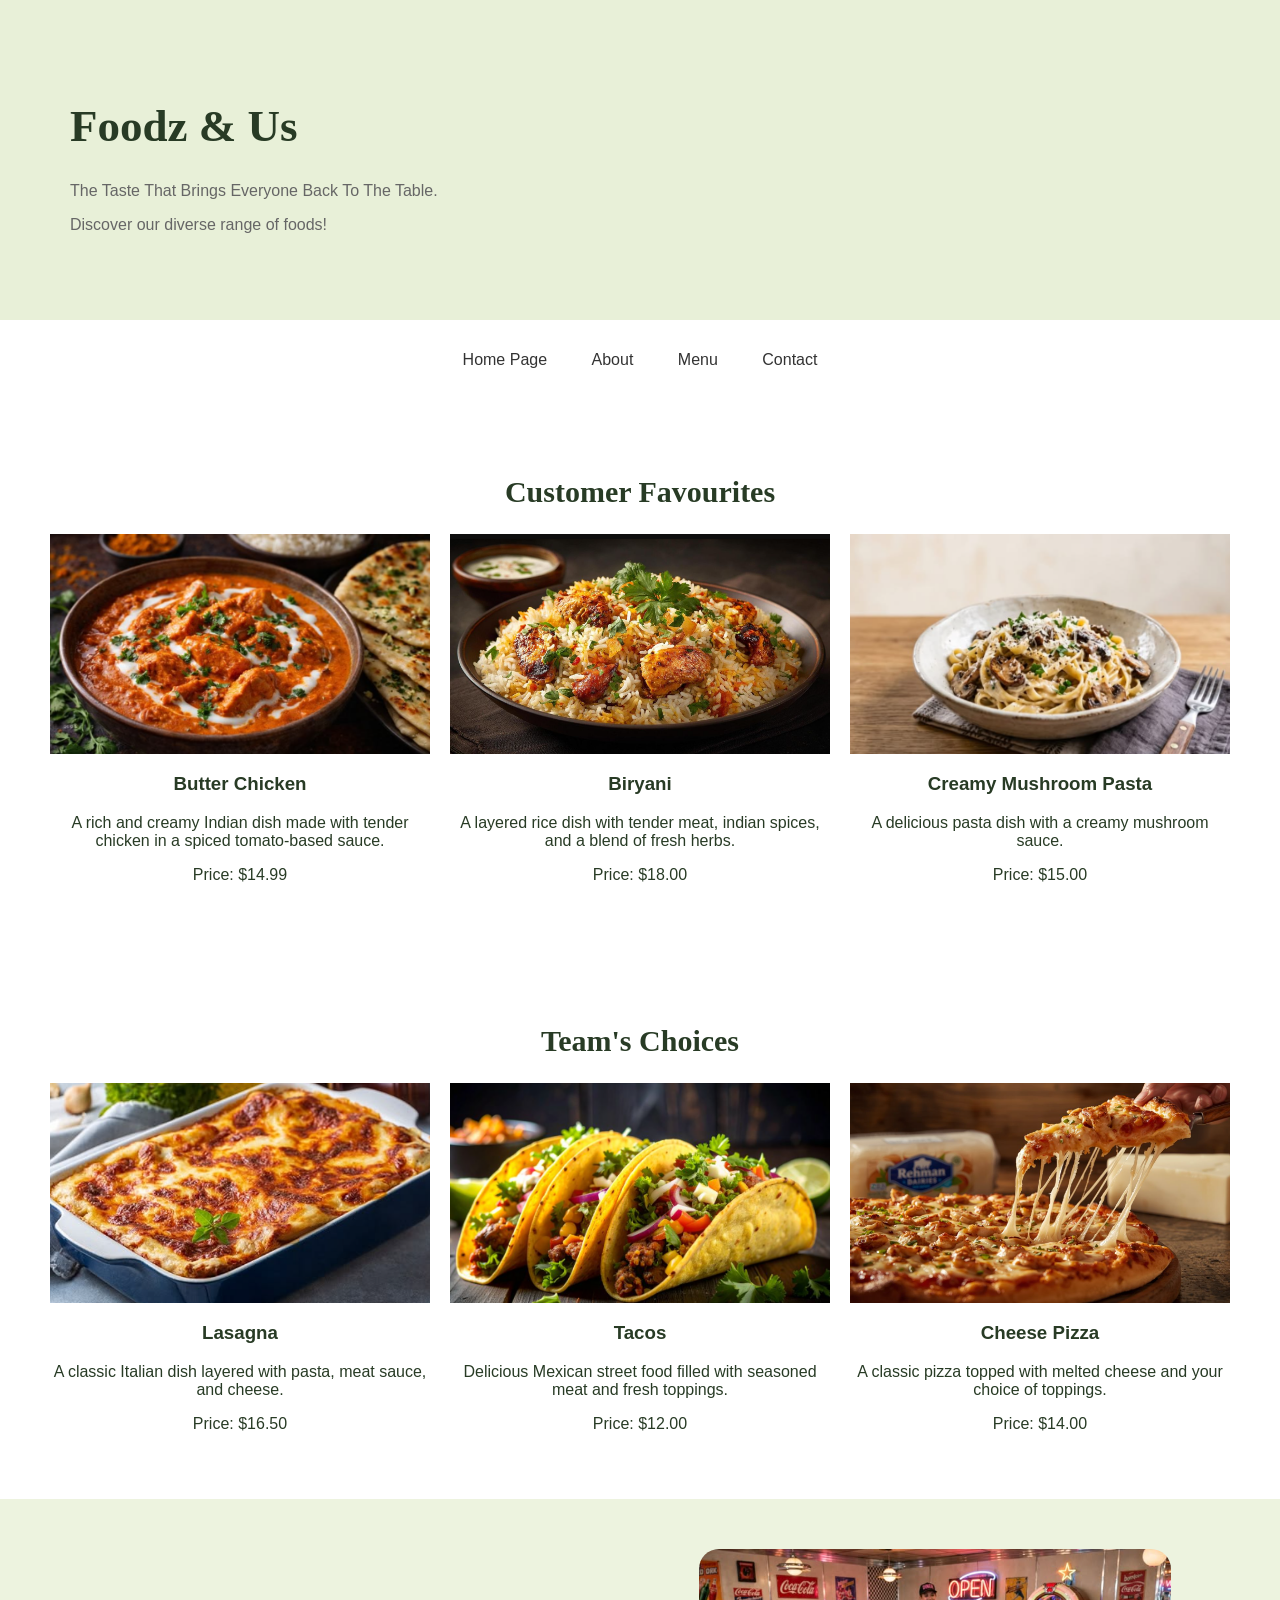
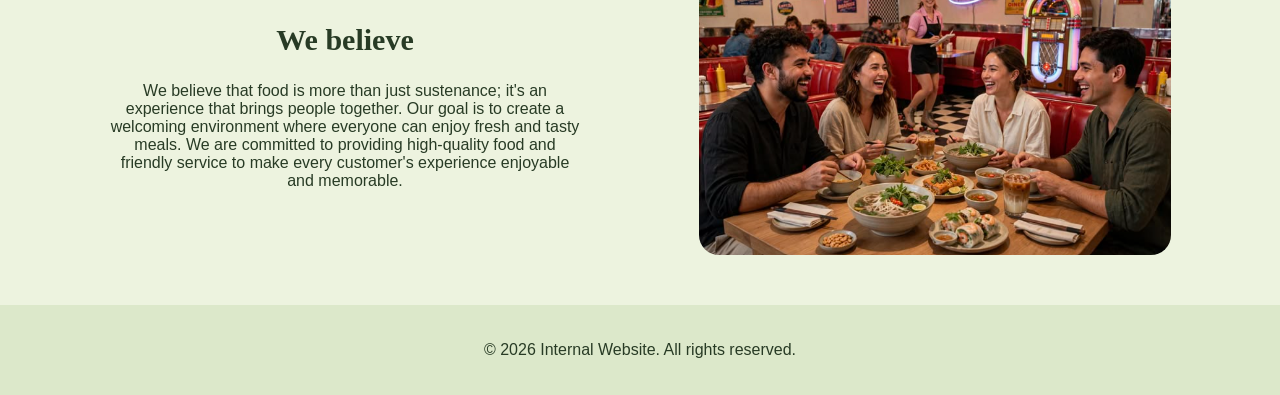
<file: index.html>
<!DOCTYPE html>
<html lang="en">

<head>
    <title>Foodie</title>
    <link rel="stylesheet" href="style.css">
</head>

<body>

    <header>
        <h1>Foodz & Us</h1>
        <p>The Taste That Brings Everyone Back To The Table.</p>
        <p> Discover our diverse range of foods!</p>
    </header>


    <nav>
        <ul>
            <li><a href="index.html">Home Page</a></li>
            <li><a href="about.html">About</a></li>
            <li><a href="menu.html">Menu</a></li>
            <li><a href="contact.html">Contact</a></li>
        </ul>
    </nav>


    <section>

        <h2>Customer Favourites</h2>

        <div class="food">

            <div class="food-item">
                <img src="food.png" alt="Food">
                <h3>Butter Chicken</h3>
                <p>A rich and creamy Indian dish made with tender chicken in a spiced tomato-based sauce.</p>
                <p>Price: $14.99</p>
            </div>

            <div class="food-item">
                <img src="food2.png" alt="Food">
                <h3>Biryani</h3>
                <p>A layered rice dish with tender meat, indian spices, and a blend of fresh herbs.</p>
                <p>Price: $18.00</p>
            </div>

            <div class="food-item">
                <img src="food3.png" alt="Food">
                <h3>Creamy Mushroom Pasta</h3>
                <p>A delicious pasta dish with a creamy mushroom sauce.</p>
                <p>Price: $15.00</p>
            </div>

        </div>

    </section>


    <section>

        <h2>Team's Choices</h2>

        <div class="food">

            <div class="food-item">
                <img src="food4.png" alt="Food">
                <h3>Lasagna</h3>
                <p>A classic Italian dish layered with pasta, meat sauce, and cheese.</p>
                <p>Price: $16.50</p>
            </div>

            <div class="food-item">
                <img src="food5.png" alt="Food">
                <h3>Tacos</h3>
                <p>Delicious Mexican street food filled with seasoned meat and fresh toppings.</p>
                <p>Price: $12.00</p>
            </div>

            <div class="food-item">
                <img src="food6.png" alt="Food">
                <h3>Cheese Pizza</h3>
                <p>A classic pizza topped with melted cheese and your choice of toppings.</p>
                <p>Price: $14.00</p>
            </div>

        </div>

    </section>


    <section class="last">

        <div>
            <h2>We believe</h2>

            <p>
                We believe that food is more than just sustenance;
                 it's an experience that brings people together. Our goal is to create a
                 welcoming environment where everyone can enjoy fresh and tasty meals. We 
                 are committed to providing high-quality food and friendly service to make 
                 every customer's experience enjoyable and memorable.
            </p>

    
        </div>

        <img src="food7.png" alt="Food">

    </section>


    <footer>
        <p>&copy; 2026 Internal Website. All rights reserved.</p>
    </footer>

</body>
</html>
</file>
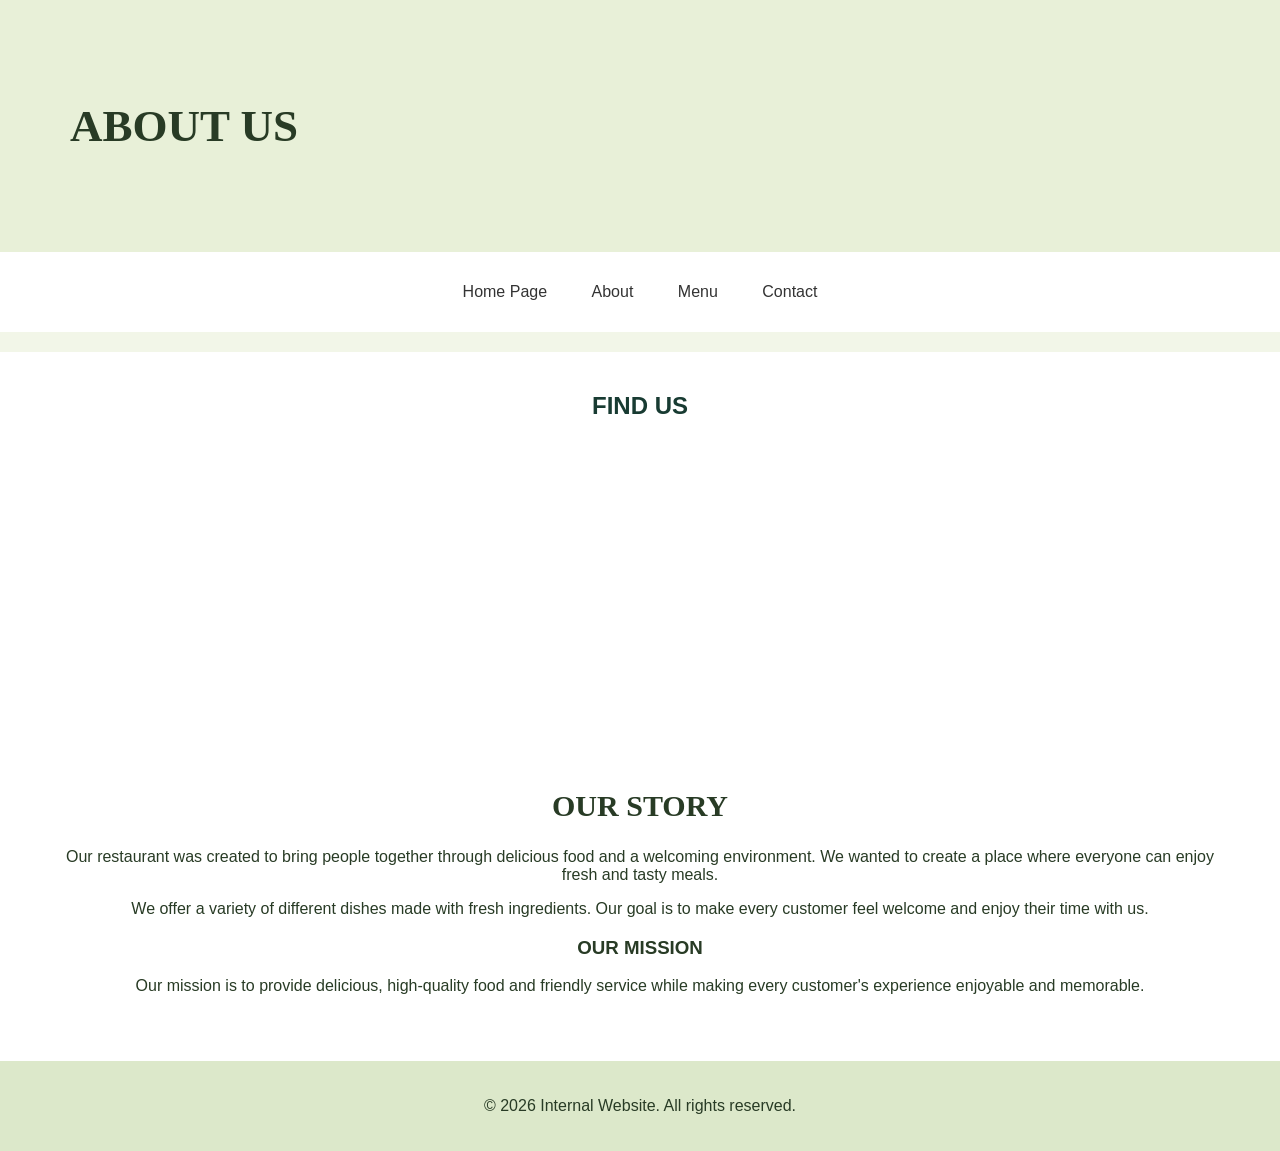
<file: about.html>
<!DOCTYPE html>
<html lang="en">
    <head>
        <title>About</title>
        <link rel="stylesheet" href="style.css">
    </head>

    <body>

        <header>
            <h1>ABOUT US</h1>
        </header>


        <nav>
            <ul>
                <li><a href="index.html">Home Page</a></li>
                <li><a href="about.html">About</a></li>
                <li><a href="menu.html">Menu</a></li>
                <li><a href="contact.html">Contact</a></li>
            </ul>
        </nav>

    <div class="location">
        <h2>FIND US</h2>
            <iframe
                src="https://www.google.com/maps/embed?pb=!1m18!1m12!1m3!1d3187.7504927594605!2d174.9184632!3d-36.9680154!2m3!1f0!2f0!3f0!3m2!1i1024!2i768!4f13.1!3m3!1m2!1s0x6d0d4ce7146b1303%3A0xb85945b1fffdfa5b!2sOrmiston%20Senior%20College!5e0!3m2!1sen!2snz!4v1792319939931!5m2!1sen!2snz"
                allowfullscreen
                loading="lazy">
            </iframe>
    </div>

        <section>

            <h2>OUR STORY</h2>

            <p>
                Our restaurant was created to bring people together through
                delicious food and a welcoming environment. We wanted to
                create a place where everyone can enjoy fresh and tasty meals.
            </p>

            <p>
                We offer a variety of different dishes made with fresh
                ingredients. Our goal is to make every customer feel welcome
                and enjoy their time with us.
            </p>


            <h3>OUR MISSION</h3>

            <p>
                Our mission is to provide delicious, high-quality food and
                friendly service while making every customer's experience
                enjoyable and memorable.
            </p>

        </section>

        <footer>
            <p>&copy; 2026 Internal Website. All rights reserved.</p>
        </footer>

    </body>
</html>
</file>
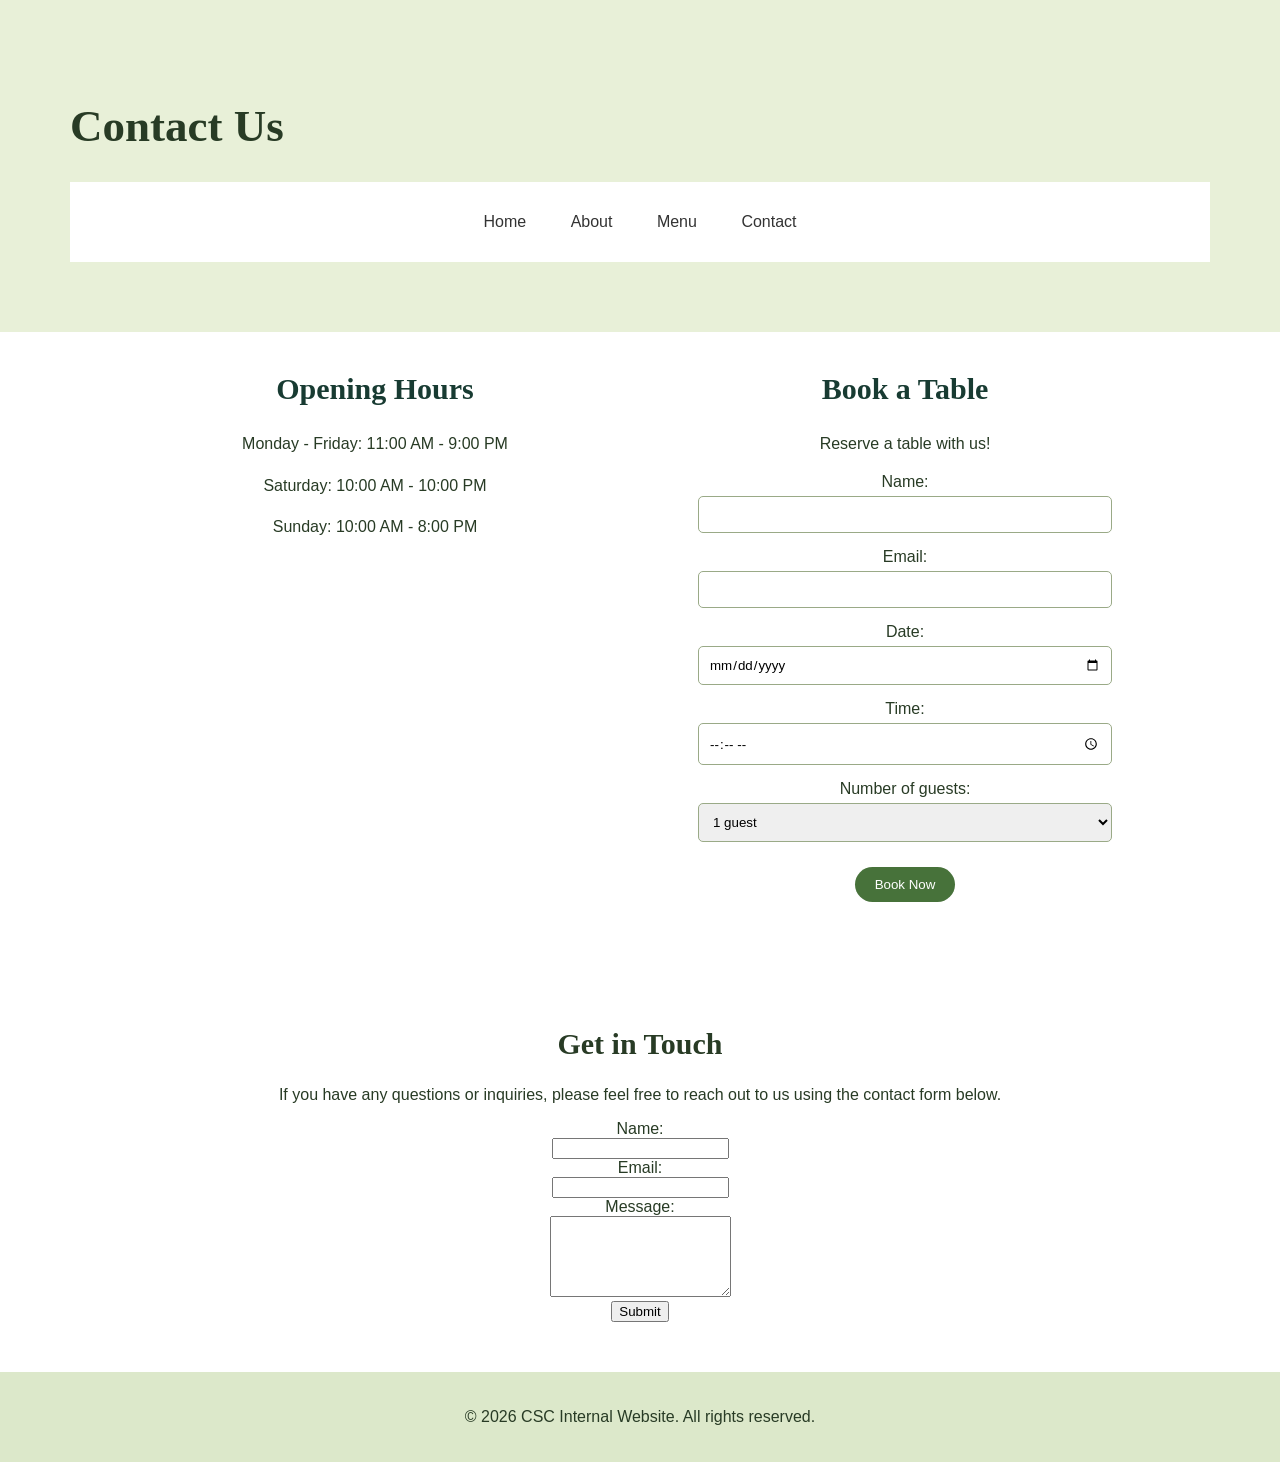
<file: contact.html>
<!DOCTYPE html>
<html lang="en">
    <head>
        <meta charset="UTF-8">
        <meta name="viewport" content="width=device-width, initial-scale=1.0">
        <title>Contact</title>
        <link rel="stylesheet" href="style.css">
    </head>

    <body>
        <header>
            <h1>Contact Us</h1>
            <nav>
                <ul>
                    <li><a href="index.html">Home</a></li>
                    <li><a href="about.html">About</a></li>
                    <li><a href="menu.html">Menu</a></li>
                    <li><a href="contact.html">Contact</a></li>
                </ul>
            </nav>
        </header>
        
    
        
<div class="contact-boxes">

    <section class="opening-hours">
        <h2>Opening Hours</h2>

        <p>Monday - Friday: 11:00 AM - 9:00 PM</p>
        <p>Saturday: 10:00 AM - 10:00 PM</p>
        <p>Sunday: 10:00 AM - 8:00 PM</p>
    </section>

    <section class="booking-section">
        <h2>Book a Table</h2>

        <p>Reserve a table with us!</p>

        <form action="#">
            <label for="booking-name">Name:</label><br>
            <input type="text" id="booking-name" name="name" required>
            <br>

            <label for="booking-email">Email:</label><br>
            <input type="email" id="booking-email" name="email" required>
            <br>

            <label for="booking-date">Date:</label><br>
            <input type="date" id="booking-date" name="date" required>
            <br>

            <label for="booking-time">Time:</label><br>
            <input type="time" id="booking-time" name="time" required>
            <br>

            <label for="guests">Number of guests:</label><br>
            <select id="guests" name="guests">
                <option value="1">1 guest</option>
                <option value="2">2 guests</option>
                <option value="3">3 guests</option>
                <option value="4">4 guests</option>
                <option value="5">5 guests</option>
                <option value="6">6 guests</option>
            </select>
            <br>

            <button type="submit">Book Now</button>
        </form>
    </section>

</div>




        <main>
            <section>
                <h2>Get in Touch</h2>
                <p>If you have any questions or inquiries, please feel free to reach out to us using the contact form below.</p>

                <form action="#" method="post">
                    <label for="name">Name:</label><br>
                    <input type="text" id="name" name="name" required><br>

                    <label for="email">Email:</label><br>
                    <input type="email" id="email" name="email" required><br>

                    <label for="message">Message:</label><br>
                    <textarea id="message" name="message" rows="5" required></textarea><br>

                    <input type="submit" value="Submit">
                </form>

            </section>  

        </main>

        <footer>
            <p>&copy; 2026 CSC Internal Website. All rights reserved.</p>
        </footer>
    </body>
</html>
</file>
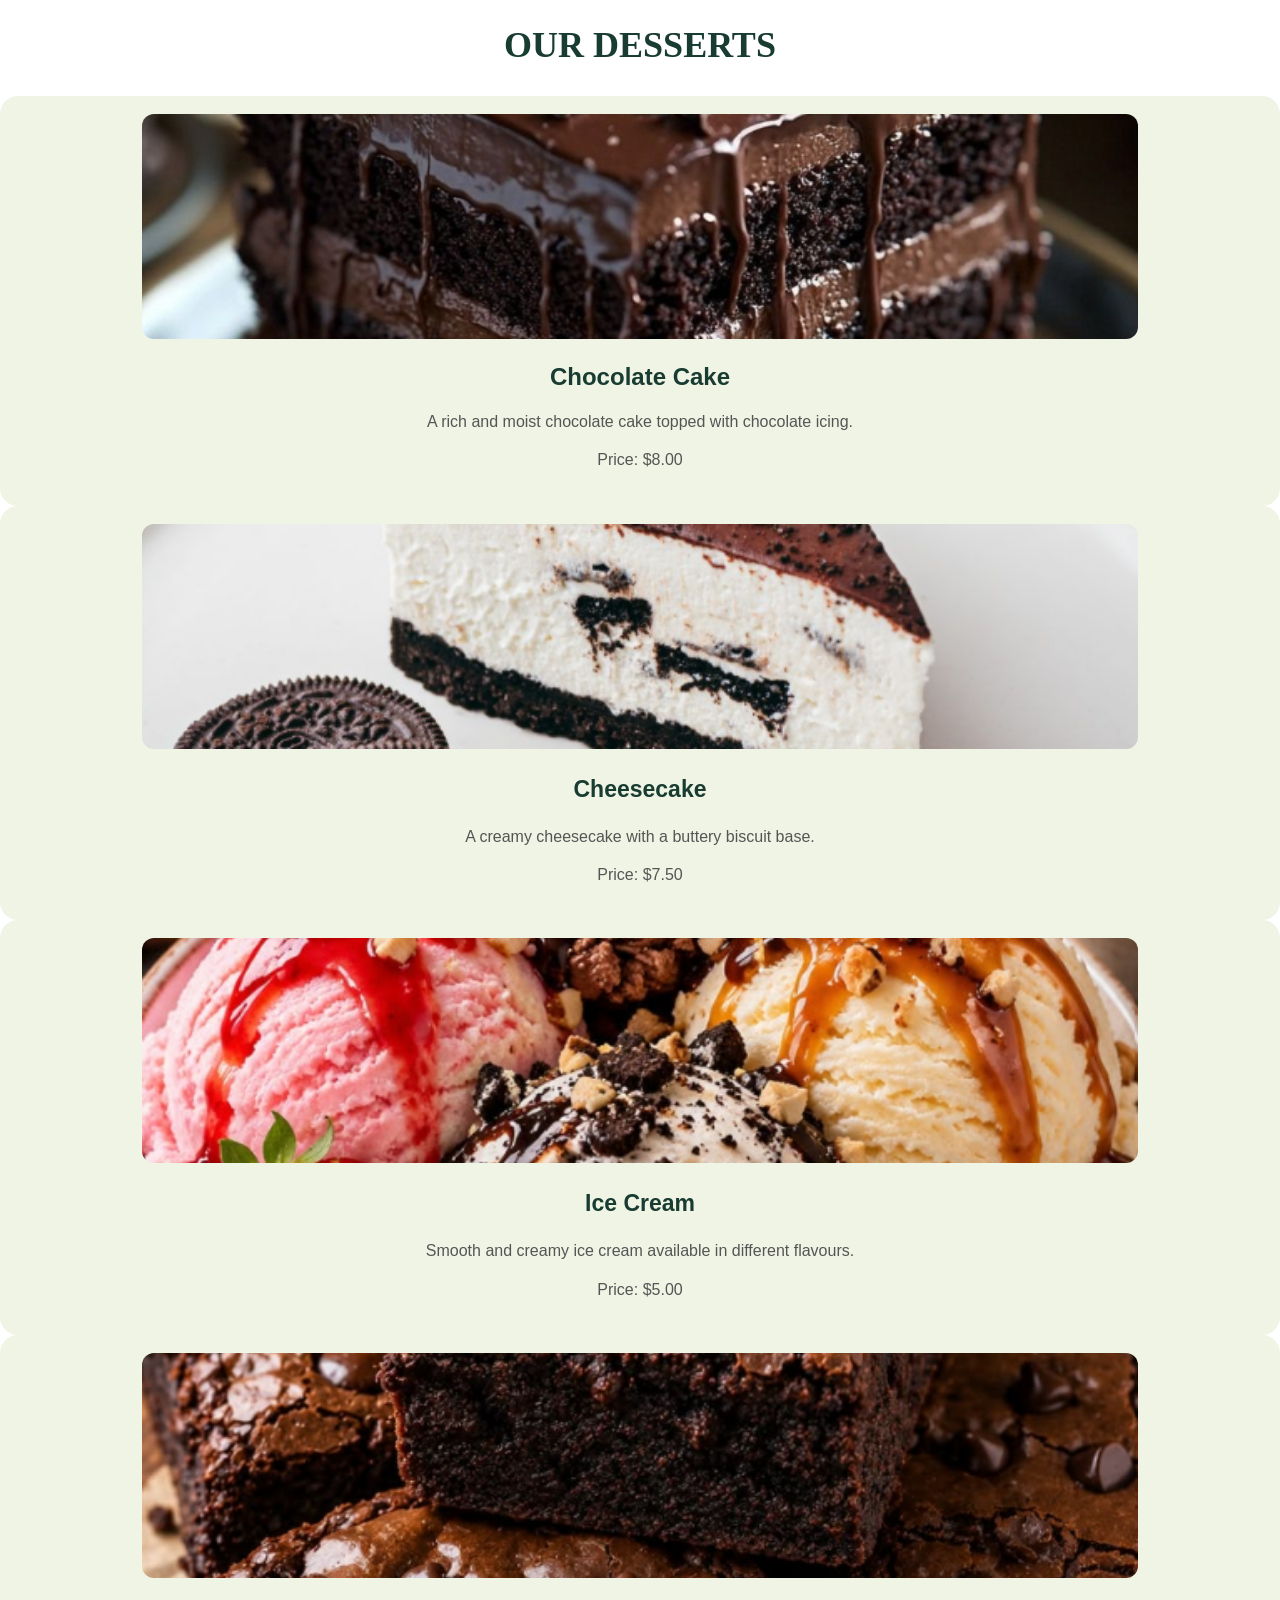
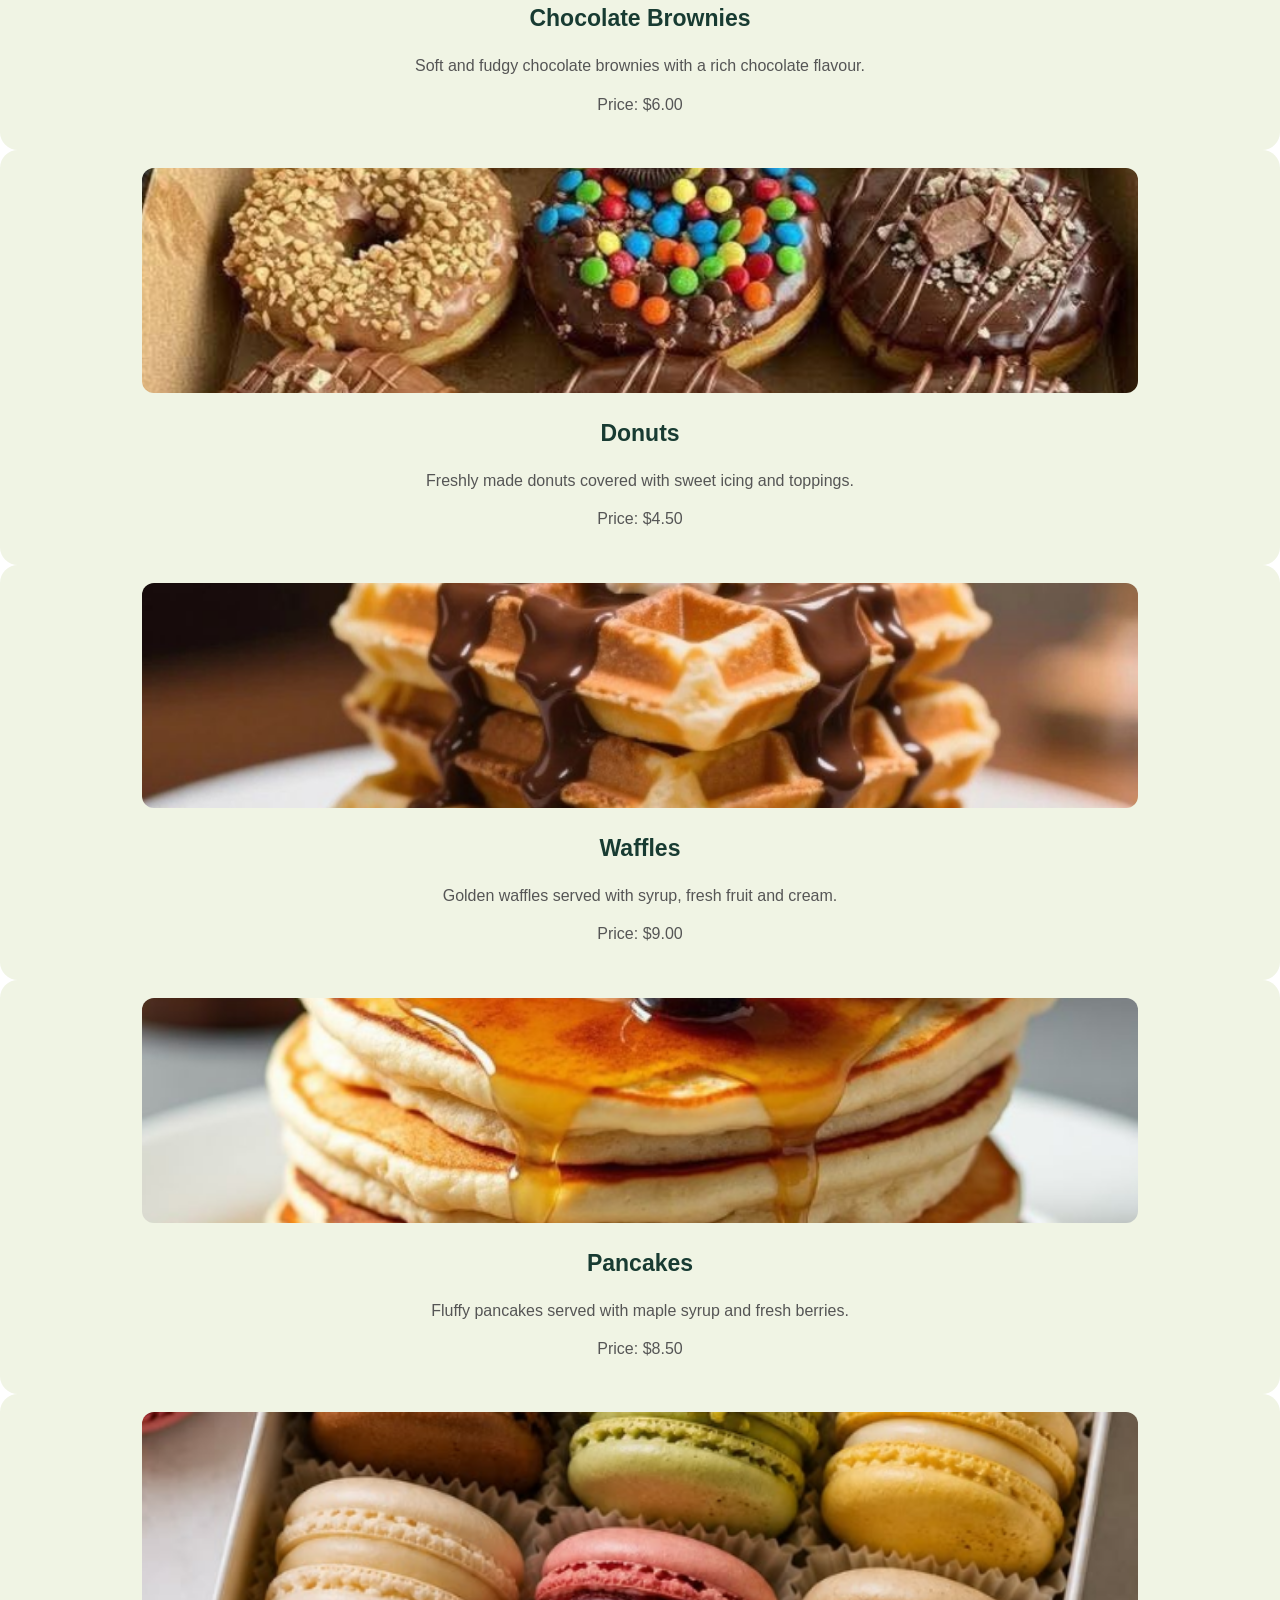
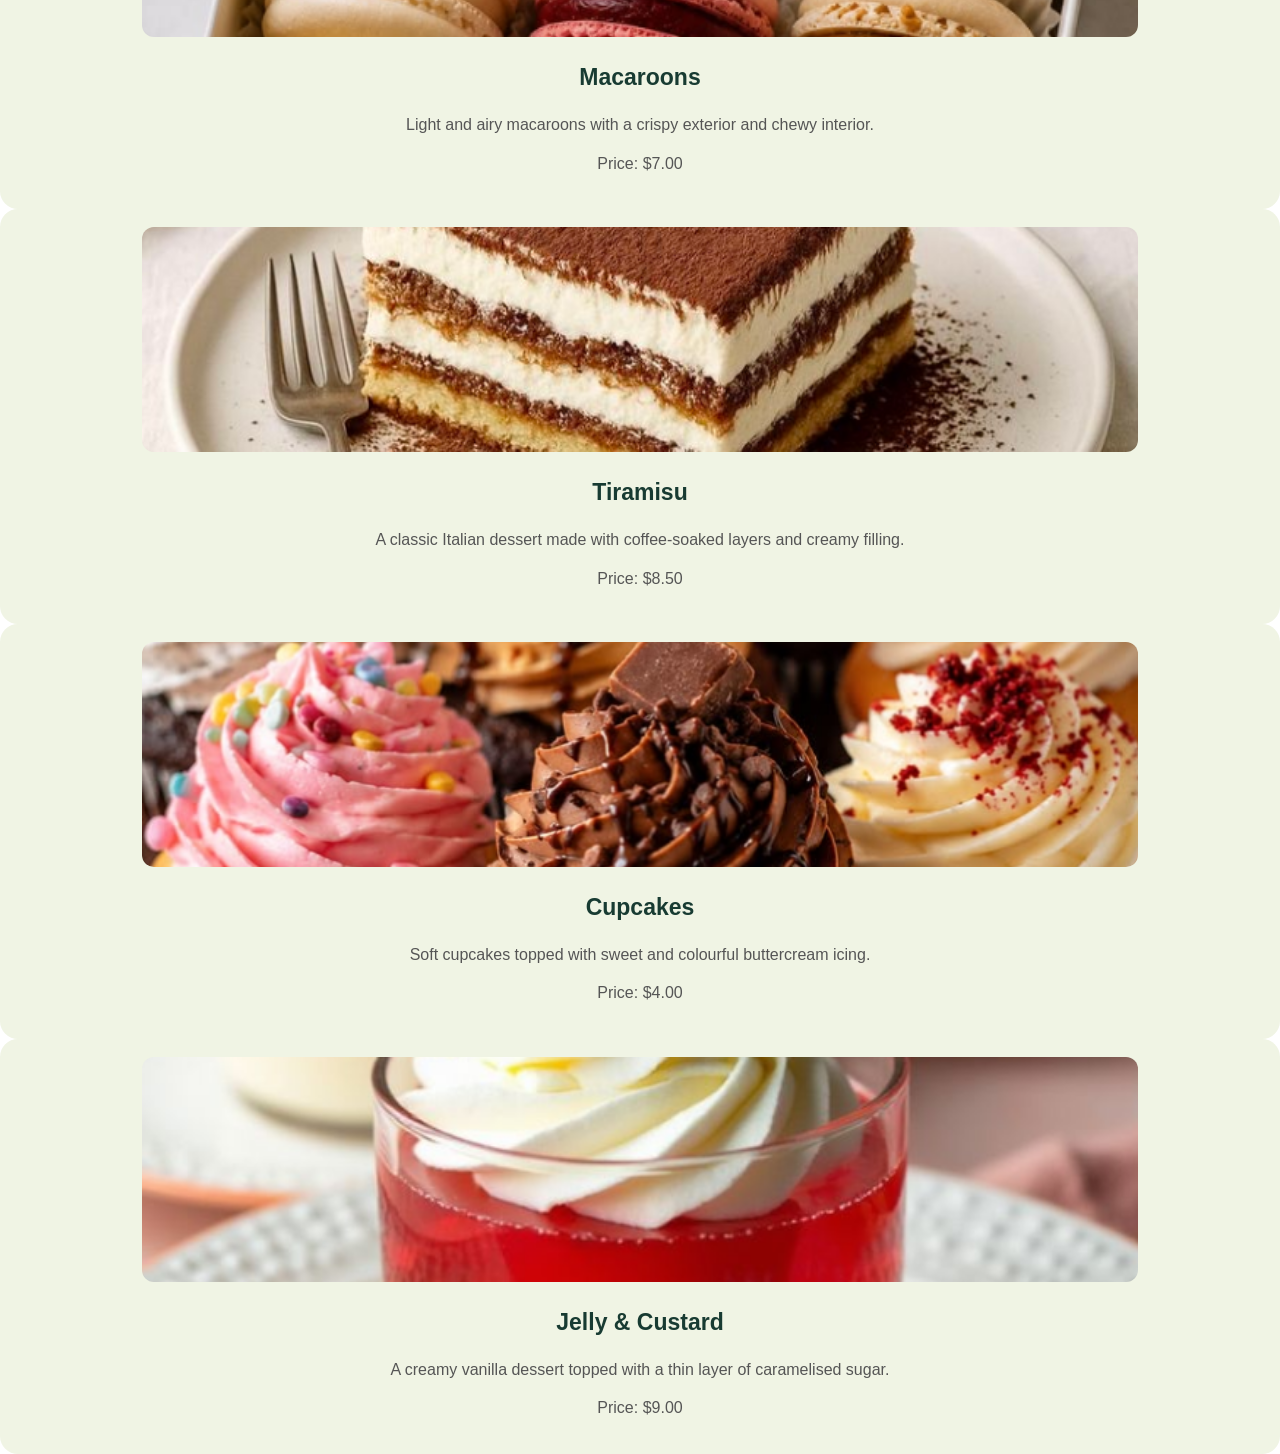
<file: dessert.html>
<!DOCTYPE html>
<html lang="en">

<head>
    <meta charset="UTF-8">
    <meta name="viewport" content="width=device-width, initial-scale=1.0">
    <title>Dessert Menu</title>
    <link rel="stylesheet" href="style.css">
</head>

<body class="dessert-page">

    <h1>OUR DESSERTS</h1>

    <div class="desserts">

        <div class="dessert-item">
            <img src="dessert1.png" alt="Chocolate Cake">
            <h2>Chocolate Cake</h2>
            <p>A rich and moist chocolate cake topped with chocolate icing.</p>
            <p>Price: $8.00</p>
        </div>

        <div class="dessert-item">
            <img src="dessert2.png" alt="Cheesecake">
            <h3>Cheesecake</h3>
            <p>A creamy cheesecake with a buttery biscuit base.</p>
            <p>Price: $7.50</p>
        </div>

        <div class="dessert-item">
            <img src="dessert3.png" alt="Ice Cream">
            <h3>Ice Cream</h3>
            <p>Smooth and creamy ice cream available in different flavours.</p>
            <p>Price: $5.00</p>
        </div>

        <div class="dessert-item">
            <img src="dessert4.png" alt="Chocolate Brownies">
            <h3>Chocolate Brownies</h3>
            <p>Soft and fudgy chocolate brownies with a rich chocolate flavour.</p>
            <p>Price: $6.00</p>
        </div>

        <div class="dessert-item">
            <img src="dessert5.png" alt="Donuts">
            <h3>Donuts</h3>
            <p>Freshly made donuts covered with sweet icing and toppings.</p>
            <p>Price: $4.50</p>
        </div>

        <div class="dessert-item">
            <img src="dessert6.png" alt="Waffles">
            <h3>Waffles</h3>
            <p>Golden waffles served with syrup, fresh fruit and cream.</p>
            <p>Price: $9.00</p>
        </div>

        <div class="dessert-item">
            <img src="dessert7.png" alt="Pancakes">
            <h3>Pancakes</h3>
            <p>Fluffy pancakes served with maple syrup and fresh berries.</p>
            <p>Price: $8.50</p>
        </div>

        <div class="dessert-item">
            <img src="dessert8.png" alt="Macaroons">
            <h3>Macaroons</h3>
            <p>Light and airy macaroons with a crispy exterior and chewy interior.</p>
            <p>Price: $7.00</p>
        </div>

        <div class="dessert-item">
            <img src="dessert9.png" alt="Tiramisu">
            <h3>Tiramisu</h3>
            <p>A classic Italian dessert made with coffee-soaked layers and creamy filling.</p>
            <p>Price: $8.50</p>
        </div>

        <div class="dessert-item">
            <img src="dessert10.png" alt="Cupcakes">
            <h3>Cupcakes</h3>
            <p>Soft cupcakes topped with sweet and colourful buttercream icing.</p>
            <p>Price: $4.00</p>
        </div>

        <div class="dessert-item">
            <img src="dessert11.png" alt="Jelly & Custard">
            <h3>Jelly & Custard</h3>
            <p>A creamy vanilla dessert topped with a thin layer of caramelised sugar.</p>
            <p>Price: $9.00</p>
        </div>

    </div>

</body>
</html>
</file>
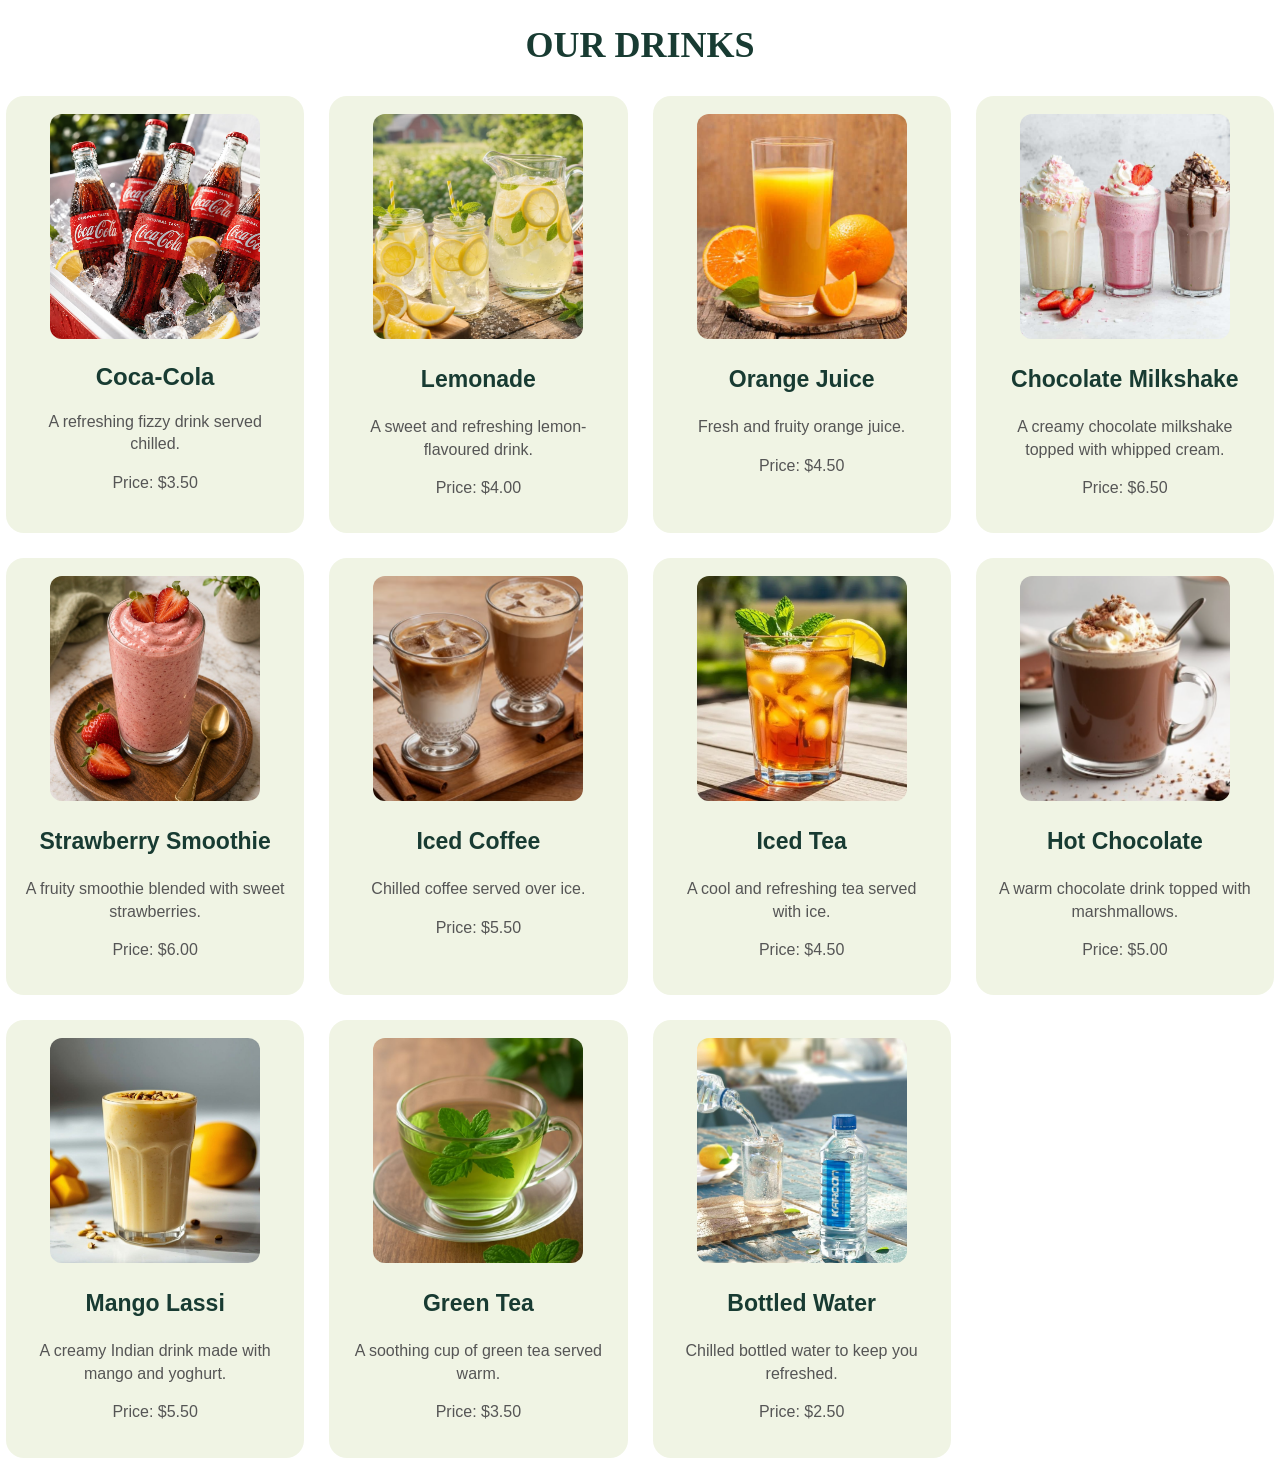
<file: drink.html>
<!DOCTYPE html>
<html lang="en">

<head>
    <meta charset="UTF-8">
    <meta name="viewport" content="width=device-width, initial-scale=1.0">
    <title>Drinks Menu</title>
    <link rel="stylesheet" href="style.css">
</head>

<body class="drinks-page">

    <h1>OUR DRINKS</h1>

    <div class="drinks">

        <div class="drinks-item">
            <img src="drink1.png" alt="Coca-Cola">
            <h2>Coca-Cola</h2>
            <p>A refreshing fizzy drink served chilled.</p>
            <p>Price: $3.50</p>
        </div>

        <div class="drinks-item">
            <img src="drink2.png" alt="Lemonade">
            <h3>Lemonade</h3>
            <p>A sweet and refreshing lemon-flavoured drink.</p>
            <p>Price: $4.00</p>
        </div>

        <div class="drinks-item">
            <img src="drink3.png" alt="Orange Juice">
            <h3>Orange Juice</h3>
            <p>Fresh and fruity orange juice.</p>
            <p>Price: $4.50</p>
        </div>

        <div class="drinks-item">
            <img src="drink4.png" alt="Chocolate Milkshake">
            <h3>Chocolate Milkshake</h3>
            <p>A creamy chocolate milkshake topped with whipped cream.</p>
            <p>Price: $6.50</p>
        </div>

        <div class="drinks-item">
            <img src="drink5.png" alt="Strawberry Smoothie">
            <h3>Strawberry Smoothie</h3>
            <p>A fruity smoothie blended with sweet strawberries.</p>
            <p>Price: $6.00</p>
        </div>

        <div class="drinks-item">
            <img src="drink6.png" alt="Iced Coffee">
            <h3>Iced Coffee</h3>
            <p>Chilled coffee served over ice.</p>
            <p>Price: $5.50</p>
        </div>

        <div class="drinks-item">
            <img src="drink7.png" alt="Iced Tea">
            <h3>Iced Tea</h3>
            <p>A cool and refreshing tea served with ice.</p>
            <p>Price: $4.50</p>
        </div>

        <div class="drinks-item">
            <img src="drink8.png" alt="Hot Chocolate">
            <h3>Hot Chocolate</h3>
            <p>A warm chocolate drink topped with marshmallows.</p>
            <p>Price: $5.00</p>
        </div>

        <div class="drinks-item">
            <img src="drink9.png" alt="Mango Lassi">
            <h3>Mango Lassi</h3>
            <p>A creamy Indian drink made with mango and yoghurt.</p>
            <p>Price: $5.50</p>
        </div>

        <div class="drinks-item">
            <img src="drink10.png" alt="Green Tea">
            <h3>Green Tea</h3>
            <p>A soothing cup of green tea served warm.</p>
            <p>Price: $3.50</p>
        </div>

        <div class="drinks-item">
            <img src="drink11.png" alt="Bottled Water">
            <h3>Bottled Water</h3>
            <p>Chilled bottled water to keep you refreshed.</p>
            <p>Price: $2.50</p>
        </div>

    </div>

</body>
</html>
</file>
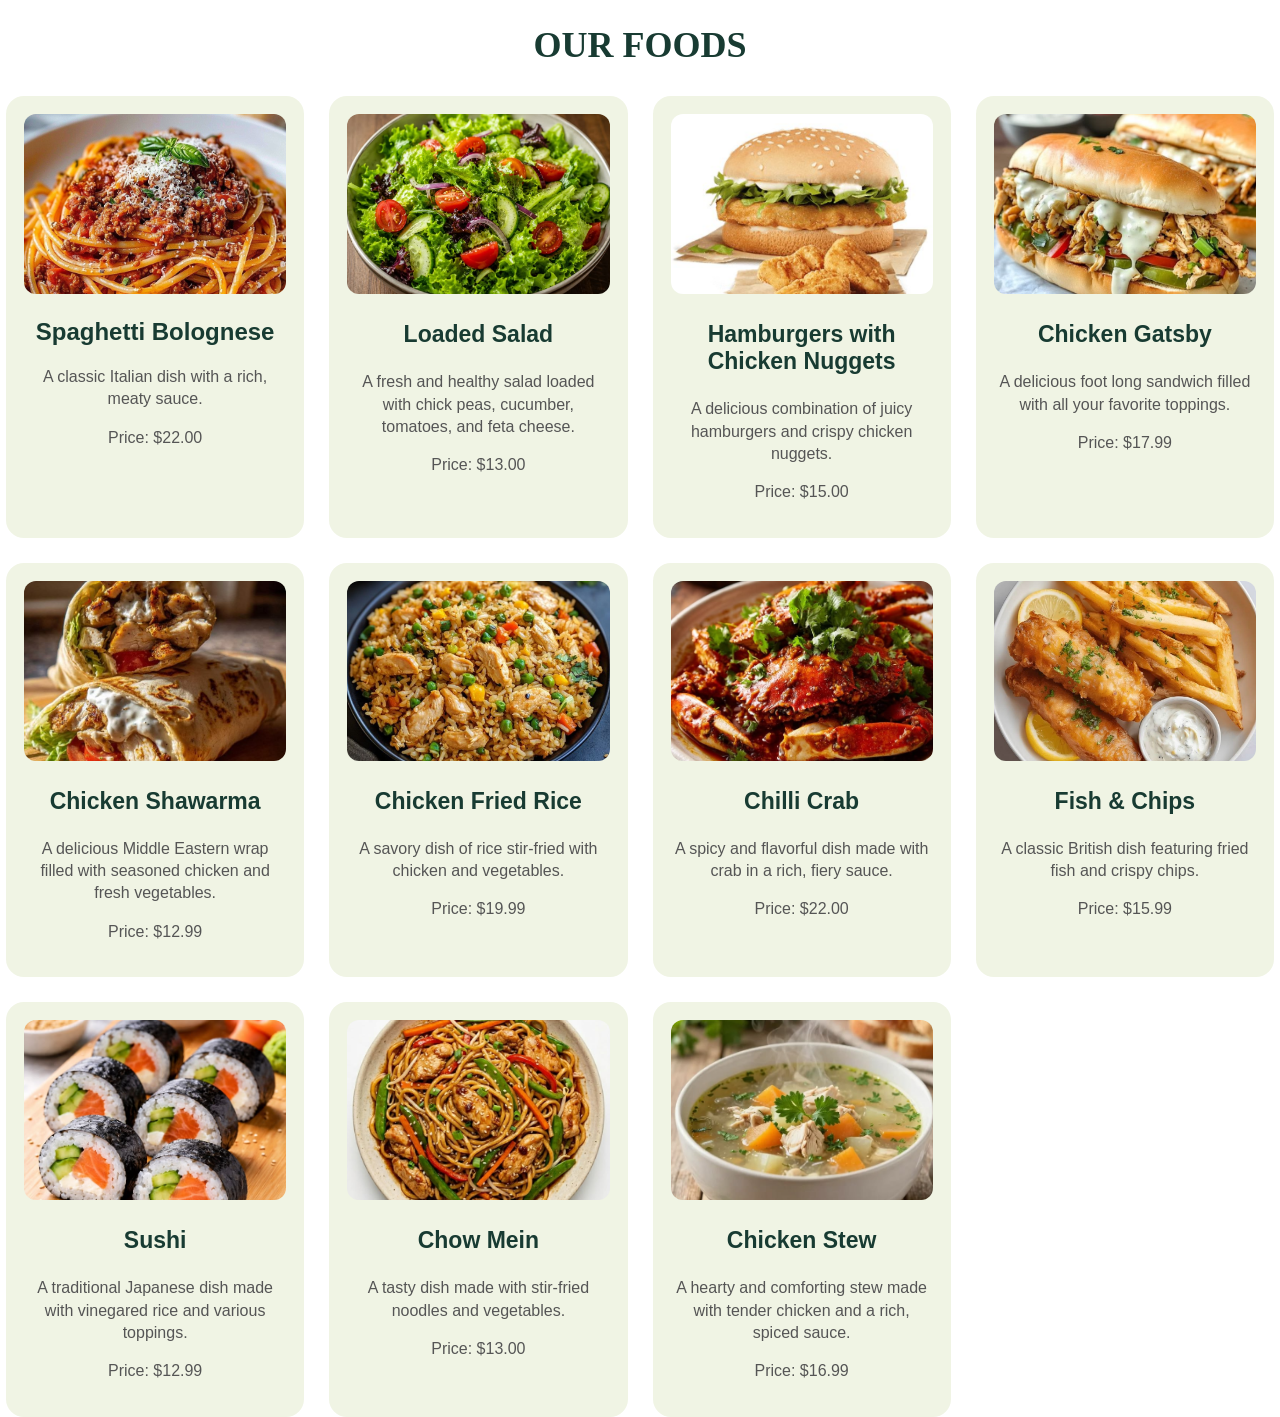
<file: food.html>
<!DOCTYPE html>
<html lang="en">

<head>
    <meta charset="UTF-8">
    <meta name="viewport" content="width=device-width, initial-scale=1.0">
    <title>Food Menu</title>
    <link rel="stylesheet" href="style.css">
</head>

<body class="food-page">

    <h1>OUR FOODS</h1>

    <div class="food">

        <div class="food-item">
            <img src="dish1.png" alt="Spaghetti Bolognese">
            <h2>Spaghetti Bolognese</h2>
            <p>A classic Italian dish with a rich, meaty sauce.</p>
            <p>Price: $22.00</p>
        </div>

        <div class="food-item">
            <img src="dish2.png" alt="Loaded Salad">
            <h3>Loaded Salad</h3>
            <p>A fresh and healthy salad loaded with chick peas, cucumber, tomatoes, and feta cheese.</p>
            <p>Price: $13.00</p>
        </div>

        <div class="food-item">
            <img src="dish3.png" alt="Hamburgers with Chicken Nuggets">
            <h3>Hamburgers with Chicken Nuggets</h3>
            <p>A delicious combination of juicy hamburgers and crispy chicken nuggets.</p>
            <p>Price: $15.00</p>
        </div>

        <div class="food-item">
            <img src="dish4.png" alt="Chicken Gatsby">
            <h3>Chicken Gatsby</h3>
            <p>A delicious foot long sandwich filled with all your favorite toppings.</p>
            <p>Price: $17.99</p>
        </div>

        <div class="food-item">
            <img src="dish5.png" alt="Chicken Shawarma">
            <h3>Chicken Shawarma</h3>
            <p>A delicious Middle Eastern wrap filled with seasoned chicken and fresh vegetables.</p>
            <p>Price: $12.99</p>
        </div>

        <div class="food-item">
            <img src="dish6.png" alt="Chicken Fried Rice">
            <h3>Chicken Fried Rice</h3>
            <p>A savory dish of rice stir-fried with chicken and vegetables.</p>
            <p>Price: $19.99</p>
        </div>

        <div class="food-item">
            <img src="dish7.png" alt="Chilli Crab">
            <h3>Chilli Crab</h3>
            <p>A spicy and flavorful dish made with crab in a rich, fiery sauce.</p>
            <p>Price: $22.00</p>
        </div>

        <div class="food-item">
            <img src="dish8.png" alt="Fish and Chips">
            <h3>Fish & Chips</h3>
            <p>A classic British dish featuring fried fish and crispy chips.</p>
            <p>Price: $15.99</p>
        </div>

        <div class="food-item">
            <img src="dish9.png" alt="Sushi">
            <h3>Sushi</h3>
            <p>A traditional Japanese dish made with vinegared rice and various toppings.</p>
            <p>Price: $12.99</p>
        </div>

        <div class="food-item">
            <img src="dish10.png" alt="Chow Mein">
            <h3>Chow Mein</h3>
            <p>A tasty dish made with stir-fried noodles and vegetables.</p>
            <p>Price: $13.00</p>
        </div>

        <div class="food-item">
            <img src="dish11.png" alt="Chicken Stew">
            <h3>Chicken Stew</h3>
            <p>A hearty and comforting stew made with tender chicken and a rich, spiced sauce.</p>
            <p>Price: $16.99</p>
        </div>

    </div>

</body>
</html>
</file>
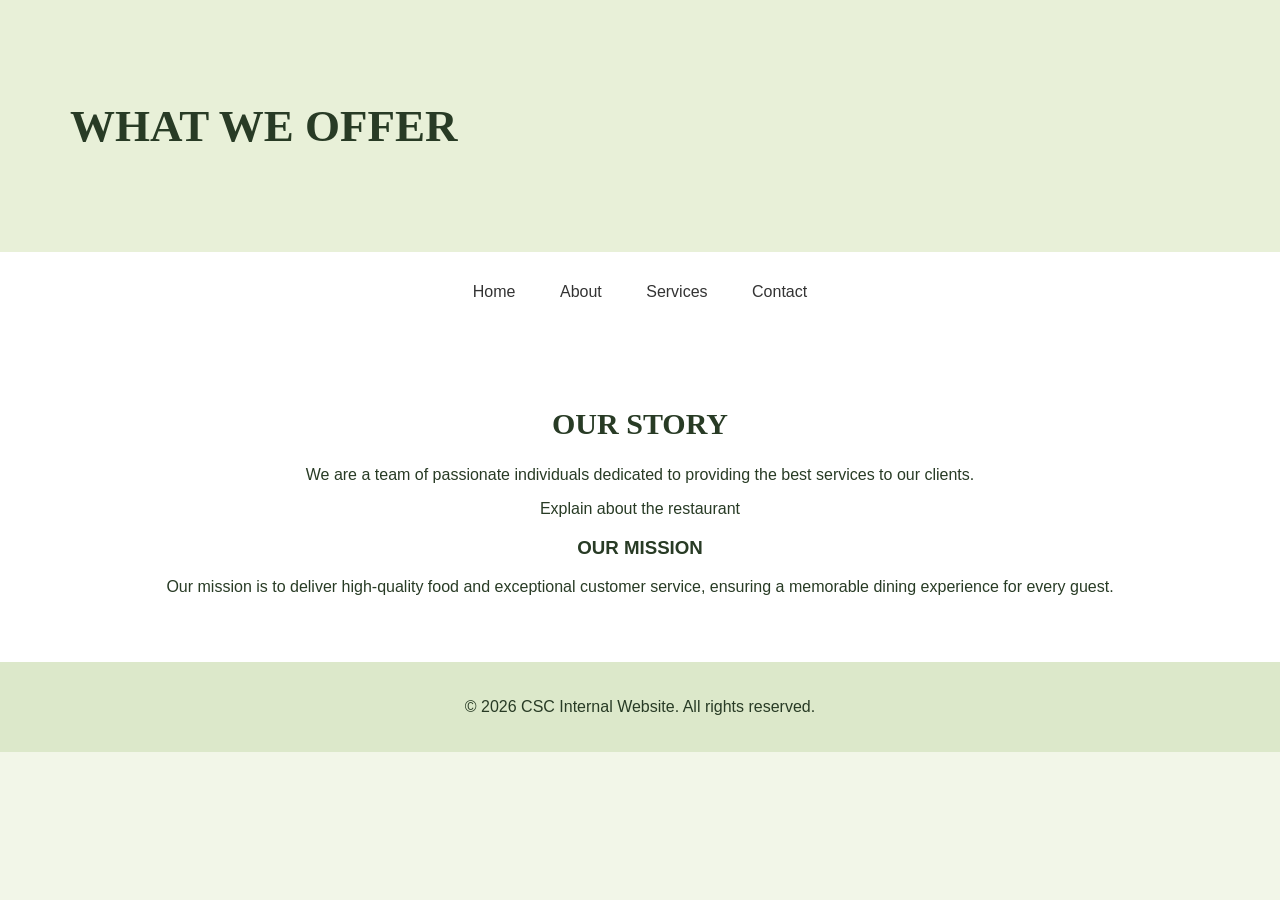
<file: foods.html>
<!DOCTYPE html>
<html>
    <head>
        <title>Services</title>
        <link rel="stylesheet" href="style.css">
    </head>

    <body>
        <header>
            <h1>WHAT WE OFFER</h1>
        </header>
    </body>

    <nav>
        <ul>
            <li><a href="index.html">Home</a></li>
            <li><a href="about.html">About</a></li>
            <li><a href="foods.html">Services</a></li>
            <li><a href="contact.html">Contact</a></li>
        </ul>
    </nav>

    <section>
            <h2>OUR STORY</h2>
            <p>We are a team of passionate individuals dedicated to providing the best services to our clients.</p>
    
            <p> 
            Explain about the restaurant
            </p>

    <h3>OUR MISSION</h3>
        <p>Our mission is to deliver high-quality food and exceptional customer service,
         ensuring a memorable dining experience for every guest.</p>

        
    </section>

    <footer>
            <p>&copy; 2026 CSC Internal Website. All rights reserved.</p>
        </footer>
    
    
</body>
</html>
</file>
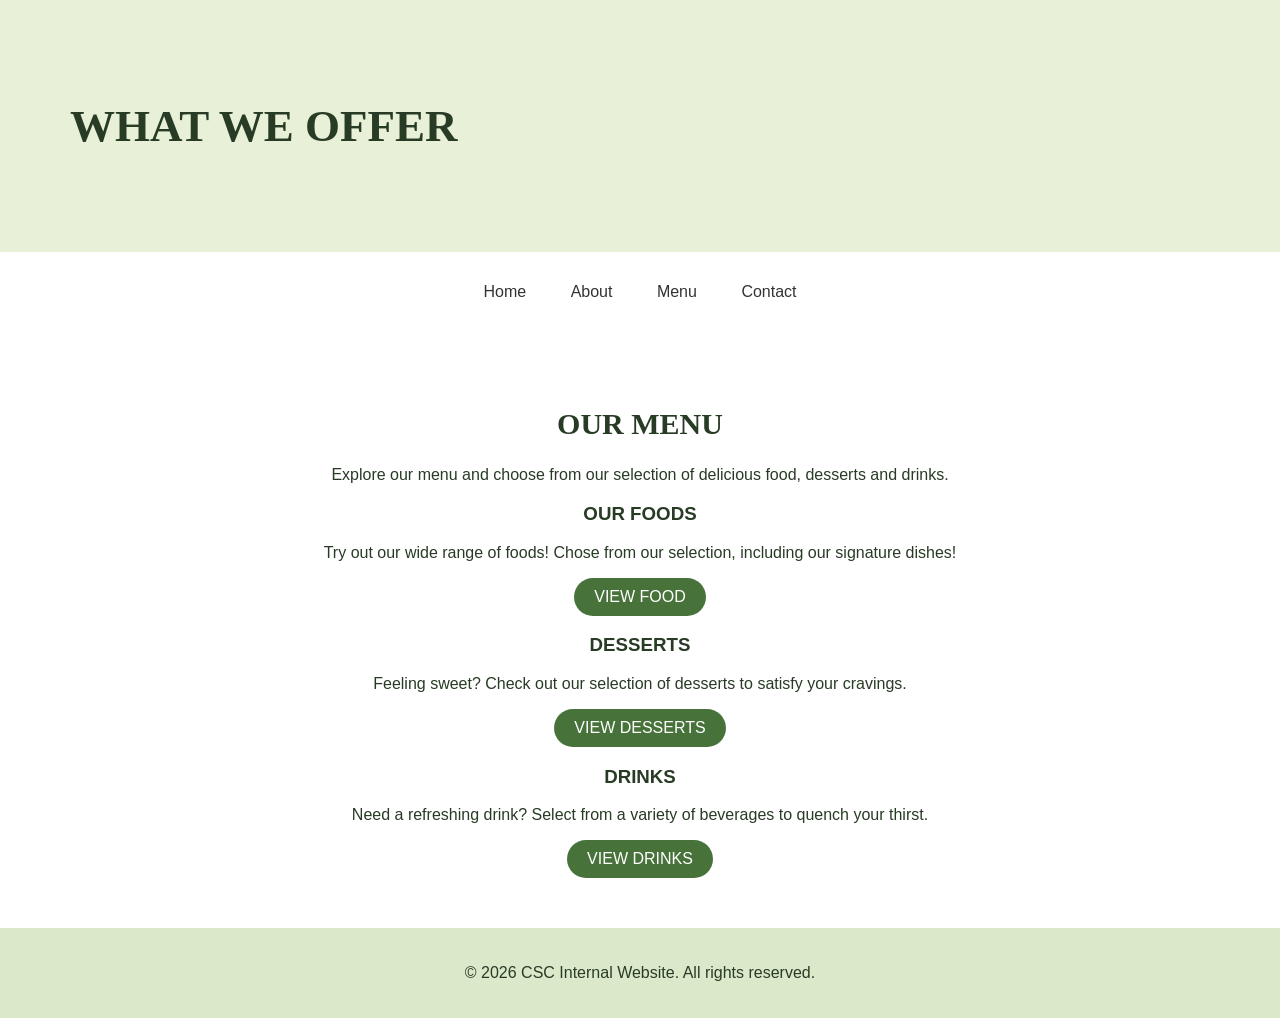
<file: menu.html>
<!DOCTYPE html>
<html lang="en">
    <head>
        <title>Menu</title>
        <link rel="stylesheet" href="style.css">
    </head>

    <body>

        <header>
            <h1>WHAT WE OFFER</h1>
        </header>


        <nav>
            <ul>
                <li><a href="index.html">Home</a></li>
                <li><a href="about.html">About</a></li>
                <li><a href="menu.html">Menu</a></li>
                <li><a href="contact.html">Contact</a></li>
            </ul>
        </nav>

<section>

    <h2>OUR MENU</h2>

    <p>
        Explore our menu and choose from our selection of
        delicious food, desserts and drinks.
    </p>

    <h3>OUR FOODS</h3>

    <p>
        Try out our wide range of foods! Chose from our selection, including our signature dishes!
    </p>

    <a href="food.html" class="view-button">VIEW FOOD</a>

    <h3>DESSERTS</h3>

    <p>
        Feeling sweet? Check out our selection of desserts to satisfy your cravings.
    </p>

    <a href="dessert.html" class="view-button">VIEW DESSERTS</a>

    <h3>DRINKS</h3>

    <p>
        Need a refreshing drink? Select from a variety of beverages to quench your thirst.
    </p>

    <a href="drink.html" class="view-button">VIEW DRINKS</a>

</section>


        <footer>
            <p>&copy; 2026 CSC Internal Website. All rights reserved.</p>
        </footer>


    </body>
</html>
</file>
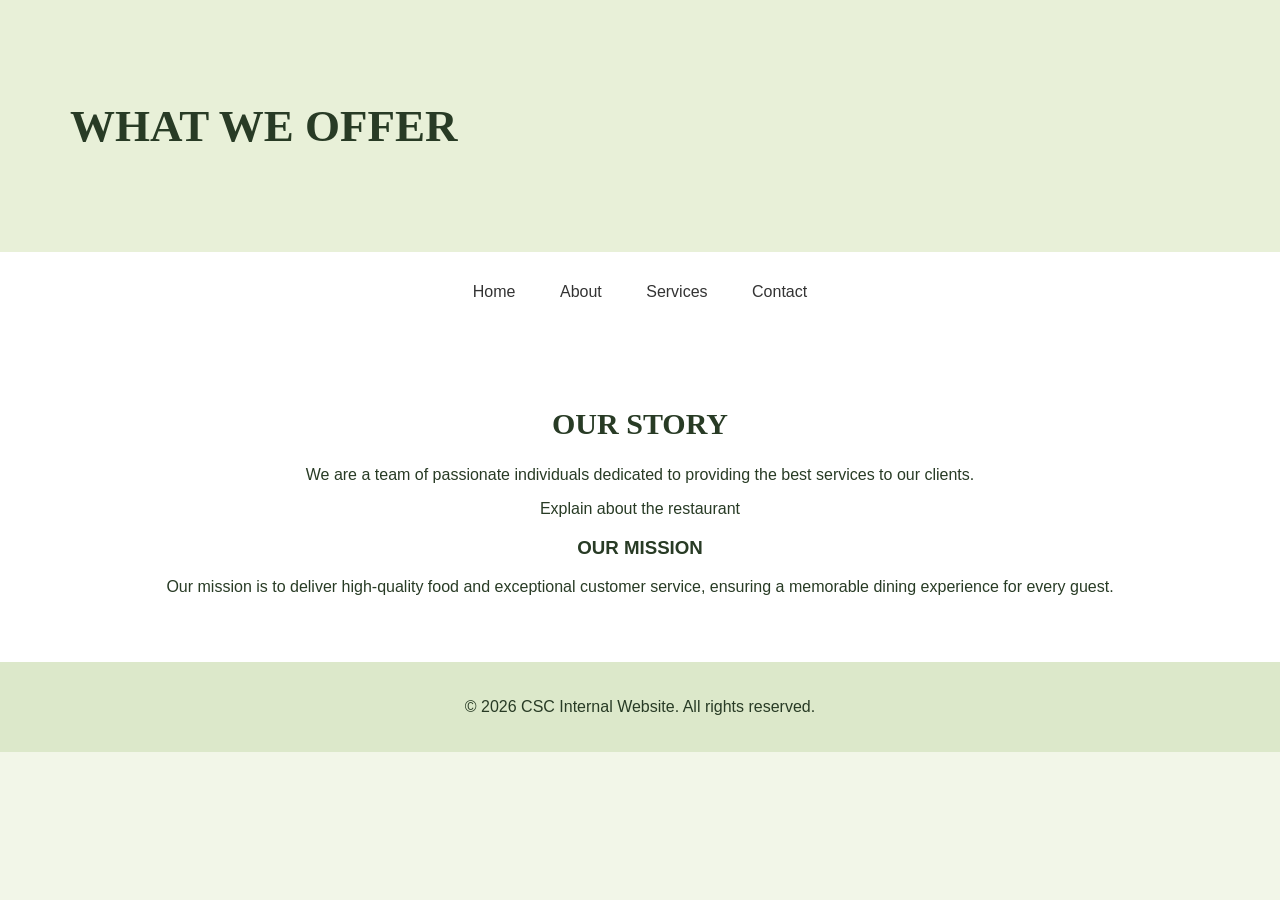
<file: services.html>
<!DOCTYPE html>
<html>
    <head>
        <title>Services</title>
        <link rel="stylesheet" href="style.css">
    </head>

    <body>
        <header>
            <h1>WHAT WE OFFER</h1>
        </header>
    </body>

    <nav>
        <ul>
            <li><a href="index.html">Home</a></li>
            <li><a href="about.html">About</a></li>
            <li><a href="services.html">Services</a></li>
            <li><a href="contact.html">Contact</a></li>
        </ul>
    </nav>

    <section>
            <h2>OUR STORY</h2>
            <p>We are a team of passionate individuals dedicated to providing the best services to our clients.</p>
    
            <p> 
            Explain about the restaurant
            </p>

    <h3>OUR MISSION</h3>
        <p>Our mission is to deliver high-quality food and exceptional customer service,
         ensuring a memorable dining experience for every guest.</p>

        
    </section>

    <footer>
            <p>&copy; 2026 CSC Internal Website. All rights reserved.</p>
        </footer>
    
    
</body>
</html>
</file>
<file: style.css>
body {
    margin: 0;
    font-family: Arial, sans-serif;
    background-color: #f2f6e8;
    color: #283b25;
    font-size: 16px;
}

img {
    transition: transform 0.3s ease;
}

img:hover {
    transform: scale(1.05);
}

header {
    padding: 70px;
    text-align: left;
    background-color: #e8f0d8;
}

header h1 {
    font-family: Georgia, serif;
    font-size: 45px;
}

header p {
    color: #666;
    width: 400px;
    max-width: 100%;
}

button {
    background-color: #47723a;
    color: white;
    border: none;
    padding: 10px 20px;
    border-radius: 20px;
    cursor: pointer;
}

button:hover {
    background-color: #183b32;
}

nav {
    background-color: white;
    padding: 15px;
}

nav ul {
    list-style-type: none;
    text-align: center;
    padding: 0;
}

nav li {
    display: inline;
    margin: 20px;
}

nav a {
    text-decoration: none;
    color: #333;
}

nav a:hover {
    color: #e8a528;
}

section {
    padding: 50px;
    background-color: white;
    text-align: center;
    box-sizing: border-box;
}

section h2 {
    text-align: center;
    font-family: Georgia, serif;
    font-size: 30px;
}

section button {
    display: block;
    margin: 10px auto;
}

.view-button {
    display: inline-block;
    padding: 10px 20px;
    background-color: #47723a;
    color: white;
    text-decoration: none;
    border-radius: 30px;
    text-align: center;
    border: none;
}

.view-button:hover {
    background-color: #365b2c;
}

footer {
    text-align: center;
    padding: 20px;
    background-color: #dce8ca;
}

.location iframe {
    width: 80%;
    height: 250px;
    border: 0;
}

/* Food page */

body.food-page {
    font-family: Arial, sans-serif;
    background-color: white;
    color: #183b32;
}

body.food-page h1 {
    text-align: center;
    font-family: Georgia, serif;
    font-size: 36px;
    margin-bottom: 30px;
}

body.food-page .food {
    display: grid;
    grid-template-columns: repeat(4, minmax(0, 1fr));
    gap: 25px;
    padding: 0 6px;
}

body.food-page .food-item {
    background-color: #f0f4e4;
    border-radius: 18px;
    padding: 18px;
    text-align: center;
    box-sizing: border-box;
    min-width: 0;
}

body.food-page .food-item img {
    width: 100%;
    height: 180px;
    object-fit: cover;
    border-radius: 12px;
}

body.food-page .food-item img:hover {
    transform: scale(1.05);
}

body.food-page .food-item h3 {
    font-family: Arial, sans-serif;
    font-size: 23px;
    color: #183b32;
    overflow-wrap: anywhere;
}

body.food-page .food-item p {
    font-family: Arial, sans-serif;
    font-size: 16px;
    color: #555;
    line-height: 1.4;
    overflow-wrap: anywhere;
}

/* Index page food cards */

body:not(.food-page):not(.dessert-page):not(.drinks-page) .food {
    display: grid;
    grid-template-columns: repeat(3, minmax(0, 1fr));
    gap: 20px;
    width: 100%;
    box-sizing: border-box;
}

body:not(.food-page):not(.dessert-page):not(.drinks-page) .food-item {
    min-width: 0;
    box-sizing: border-box;
    overflow: hidden;
}

body:not(.food-page):not(.dessert-page):not(.drinks-page) .food-item img {
    display: block;
    width: 100%;
    max-width: 100%;
    height: 220px;
    object-fit: cover;
}

body:not(.food-page):not(.dessert-page):not(.drinks-page) .food-item img:hover {
    transform: scale(1.03);
}

/* Last section on the home page */

.last {
    display: flex;
    justify-content: space-around;
    align-items: center;
    background-color: #edf3df;
}

.last div {
    width: 40%;
}

.last img {
    width: 40%;
    border-radius: 20px;
}

/* Dessert page */

body.dessert-page {
    font-family: Arial, sans-serif;
    background-color: white;
    color: #183b32;
}

body.dessert-page h1 {
    text-align: center;
    font-family: Georgia, serif;
    font-size: 36px;
    margin-bottom: 30px;
}

body.dessert-page .dessert {
    display: grid;
    grid-template-columns: repeat(4, minmax(0, 1fr));
    gap: 25px;
    padding: 0 6px;
}

body.dessert-page .dessert-item {
    background-color: #f0f4e4;
    border-radius: 18px;
    padding: 18px;
    text-align: center;
    box-sizing: border-box;
    min-width: 0;
}

body.dessert-page .dessert-item img {
    width: 80%;
    height: 225px;
    object-fit: cover;
    border-radius: 12px;
}

body.dessert-page .dessert-item h3 {
    font-family: Arial, sans-serif;
    font-size: 23px;
    color: #183b32;
}

body.dessert-page .dessert-item p {
    font-family: Arial, sans-serif;
    font-size: 16px;
    color: #555;
    line-height: 1.4;
}

/* Drinks page */

body.drinks-page {
    font-family: Arial, sans-serif;
    background-color: white;
    color: #183b32;
}

body.drinks-page h1 {
    text-align: center;
    font-family: Georgia, serif;
    font-size: 36px;
    margin-bottom: 30px;
}

body.drinks-page .drinks {
    display: grid;
    grid-template-columns: repeat(4, minmax(0, 1fr));
    gap: 25px;
    padding: 0 6px;
}

body.drinks-page .drinks-item {
    background-color: #f0f4e4;
    border-radius: 18px;
    padding: 18px;
    text-align: center;
    box-sizing: border-box;
    min-width: 0;
    transition: transform 0.3s ease;
}

body.drinks-page .drinks-item img {
    width: 80%;
    height: 225px;
    object-fit: cover;
    border-radius: 12px;
}

body.drinks-page .drinks-item img:hover {
    transform: scale(1.05);
}

body.drinks-page .drinks-item h3 {
    font-family: Arial, sans-serif;
    font-size: 23px;
    color: #183b32;
}

body.drinks-page .drinks-item p {
    font-family: Arial, sans-serif;
    font-size: 16px;
    color: #555;
    line-height: 1.4;
}

/* Location section */

.location {
    background-color: white;
    text-align: center;
    padding: 20px;
    margin-top: 20px;
}

.location h2 {
    color: #183b32;
}

.location iframe {
    max-width: 100%;
}

/* Opening Hours and Book a Table */

.contact-boxes {
    display: flex;
    justify-content: center;
    align-items: stretch;
    gap: 30px;
    padding: 30px;
    background-color: white;
}

.contact-boxes .booking-section,
.contact-boxes .opening-hours {
    flex: 1;
    max-width: 450px;
    min-width: 0;
    margin: 0;
    padding: 25px;
    box-sizing: border-box;
    background-color: white;
    border: none;
    border-radius: 0;
    text-align: center;
}

.contact-boxes h2 {
    color: #183b32;
    margin-top: 0;
}

.contact-boxes p {
    color: #283b25;
    line-height: 1.6;
}

.contact-boxes input,
.contact-boxes select,
.contact-boxes textarea {
    width: 90%;
    padding: 10px;
    margin: 5px 0 15px;
    border: 1px solid #9aaa87;
    border-radius: 5px;
    box-sizing: border-box;
    font-family: Arial, sans-serif;
}

.contact-boxes button {
    cursor: pointer;
}

.contact-boxes button:hover {
    background-color: #183b32;
}

.contact-boxes .confirmation {
    margin-top: 15px;
    color: #183b32;
    font-weight: bold;
}

/* Contact form */

.contact-section {
    background-color: white;
    padding: 35px 20px;
}

.contact-section h2 {
    color: #183b32;
}

.contact-section input,
.contact-section textarea {
    width: 280px;
    max-width: 90%;
    padding: 10px;
    margin: 5px 0 12px;
    border: 1px solid #9aaa87;
    border-radius: 6px;
    font-family: Arial, sans-serif;
    box-sizing: border-box;
}

.contact-section textarea {
    height: 120px;
}

.contact-section button {
    font-size: 16px;
    margin-top: 10px;
}

/* Tables, if used */

table {
    width: 80%;
    max-width: 600px;
    margin: 20px auto;
    border-collapse: collapse;
    background-color: white;
}

th {
    background-color: #e8f0d8;
    color: #183b32;
}

th, td {
    padding: 15px;
    border: 1px solid #dce8ca;
    text-align: center;
}

/* Tablet screens */

@media screen and (min-width: 768px) {
    .container {
        display: flex;
        justify-content: space-between;
    }
}

/* Desktop screens */

@media screen and (min-width: 1024px) {
    body {
        max-width: 1400px;
        margin: 0 auto;
    }
}

/* Phone screens */

@media screen and (max-width: 600px) {
    header {
        padding: 30px 20px;
    }

    header h1 {
        font-size: 34px;
    }

    header p {
        width: auto;
    }

    nav li {
        margin: 8px;
    }

    section {
        padding: 30px 15px;
    }

    section h2 {
        font-size: 25px;
    }

    /* Home page food cards */

    body:not(.food-page):not(.dessert-page):not(.drinks-page) .food {
        grid-template-columns: 1fr;
        gap: 16px;
    }

    body:not(.food-page):not(.dessert-page):not(.drinks-page) .food-item img {
        height: 200px;
    }

    /* Food page */

    body.food-page .food {
        grid-template-columns: repeat(2, minmax(0, 1fr));
        gap: 12px;
        padding: 0;
    }

    body.food-page .food-item {
        padding: 10px;
    }

    body.food-page .food-item img {
        width: 100%;
        height: 160px;
    }

    body.food-page .food-item h3 {
        font-size: 18px;
    }

    body.food-page .food-item p {
        font-size: 14px;
    }

    /* Dessert page */

    body.dessert-page .dessert {
        grid-template-columns: repeat(2, minmax(0, 1fr));
        gap: 12px;
        padding: 0;
    }

    body.dessert-page .dessert-item {
        padding: 10px;
    }

    body.dessert-page .dessert-item img {
        width: 100%;
        height: 160px;
    }

    body.dessert-page .dessert-item h3 {
        font-size: 18px;
        overflow-wrap: anywhere;
    }

    body.dessert-page .dessert-item p {
        font-size: 14px;
        overflow-wrap: anywhere;
    }

    /* Drinks page */

    body.drinks-page .drinks {
        grid-template-columns: repeat(2, minmax(0, 1fr));
        gap: 12px;
        padding: 0;
    }

    body.drinks-page .drinks-item {
        padding: 10px;
    }

    body.drinks-page .drinks-item img {
        width: 100%;
        height: 160px;
    }

    body.drinks-page .drinks-item h3 {
        font-size: 18px;
        overflow-wrap: anywhere;
    }

    body.drinks-page .drinks-item p {
        font-size: 14px;
        overflow-wrap: anywhere;
    }

    /* Home page last section */

    .last {
        flex-direction: column;
        text-align: center;
        padding: 25px;
        gap: 20px;
    }

    .last div {
        width: 100%;
    }

    .last img {
        width: 100%;
        max-width: 350px;
    }

    /* Booking and opening hours stack on phones */

    .contact-boxes {
        flex-direction: column;
        align-items: center;
        padding: 15px;
        gap: 20px;
    }

    .contact-boxes .booking-section,
    .contact-boxes .opening-hours {
        width: 100%;
        max-width: 450px;
        padding: 20px 10px;
    }
}


/* Put Opening Hours and Book a Table side by side */
.contact-boxes {
    display: flex;
    flex-direction: row;
    align-items: flex-start;
    justify-content: center;
    gap: 30px;
    background-color: white;
    padding: 20px;
}

.contact-boxes .opening-hours,
.contact-boxes .booking-section {
    flex: 1;
    width: 50%;
    max-width: 500px;
    margin: 0;
    padding: 20px;
    background-color: white;
    border: none;
    box-sizing: border-box;
}

/* Make the opening hours table fit its section */
.contact-boxes .opening-hours table {
    width: 100%;
    margin: 20px auto;
}

@media screen and (max-width: 600px) {
    .contact-boxes {
        flex-direction: column;
        align-items: center;
    }

    .contact-boxes .opening-hours,
    .contact-boxes .booking-section {
        width: 100%;
    }
}
</file>
